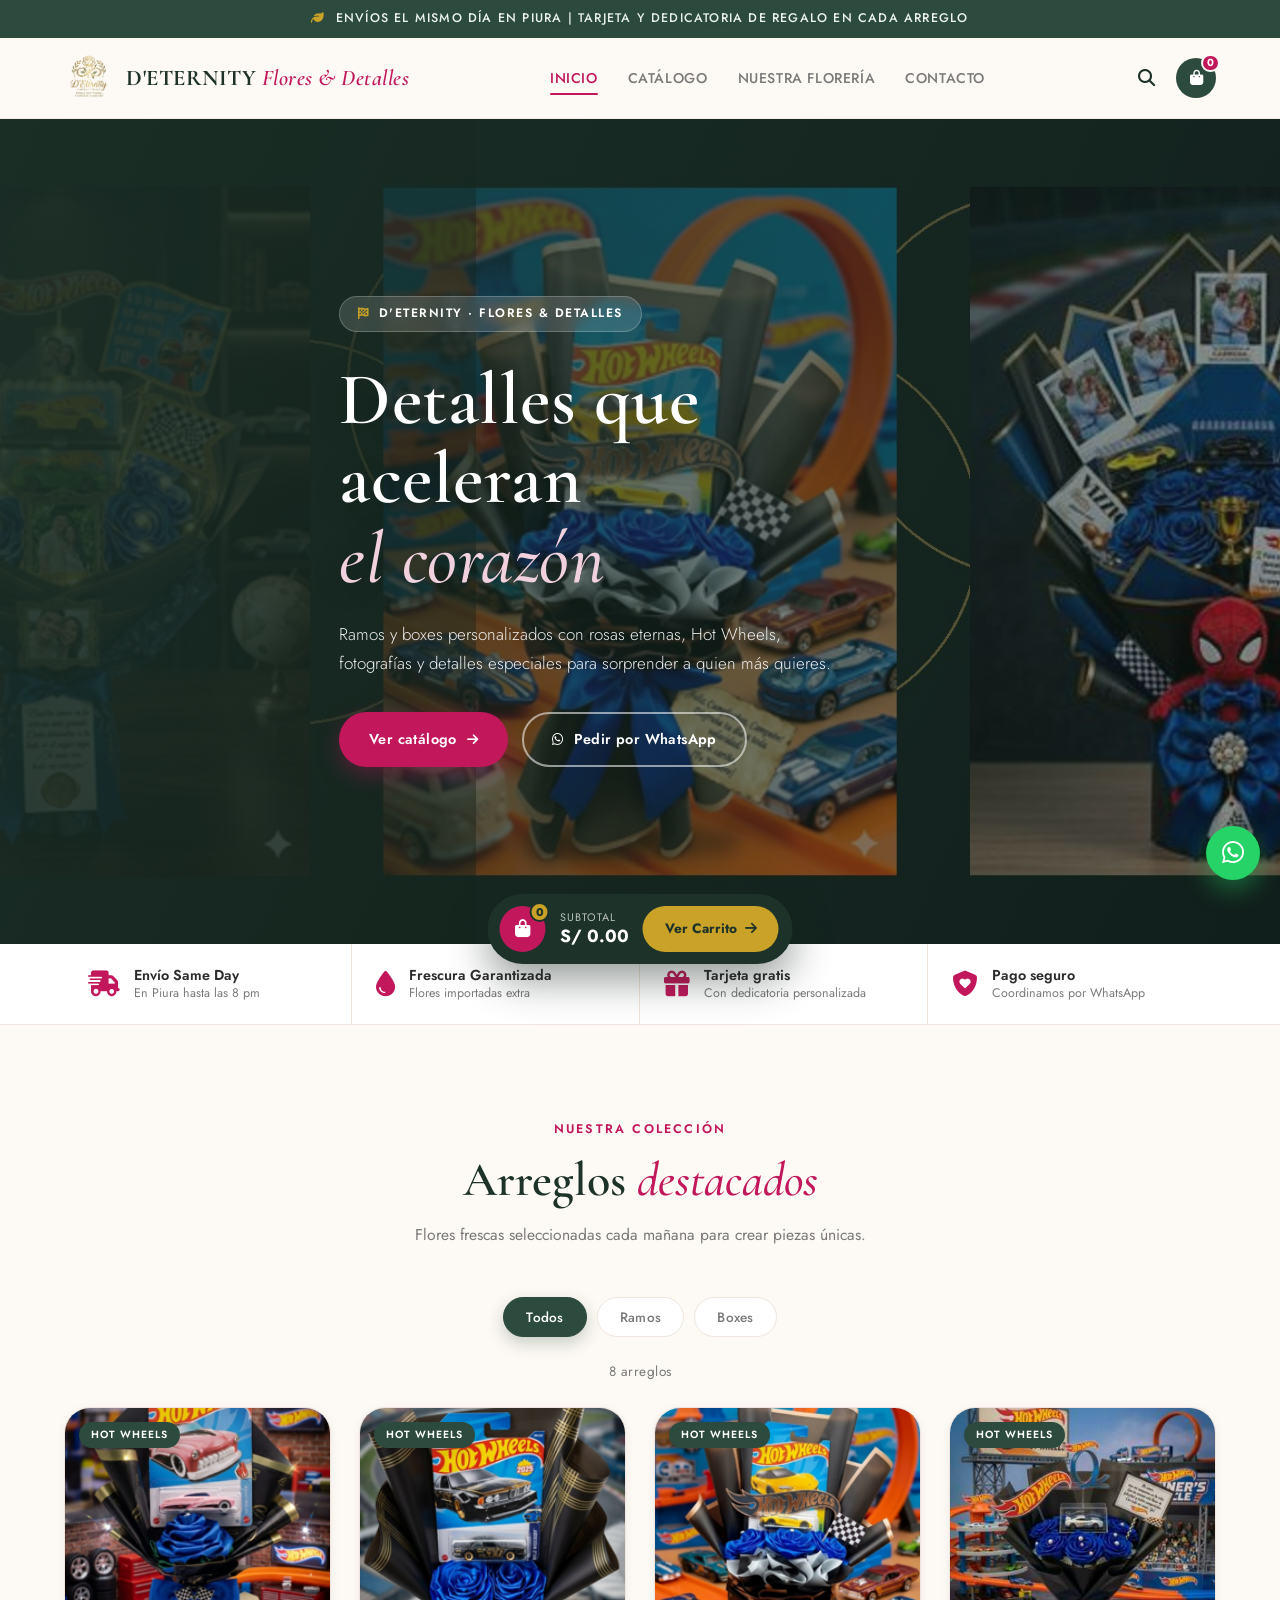
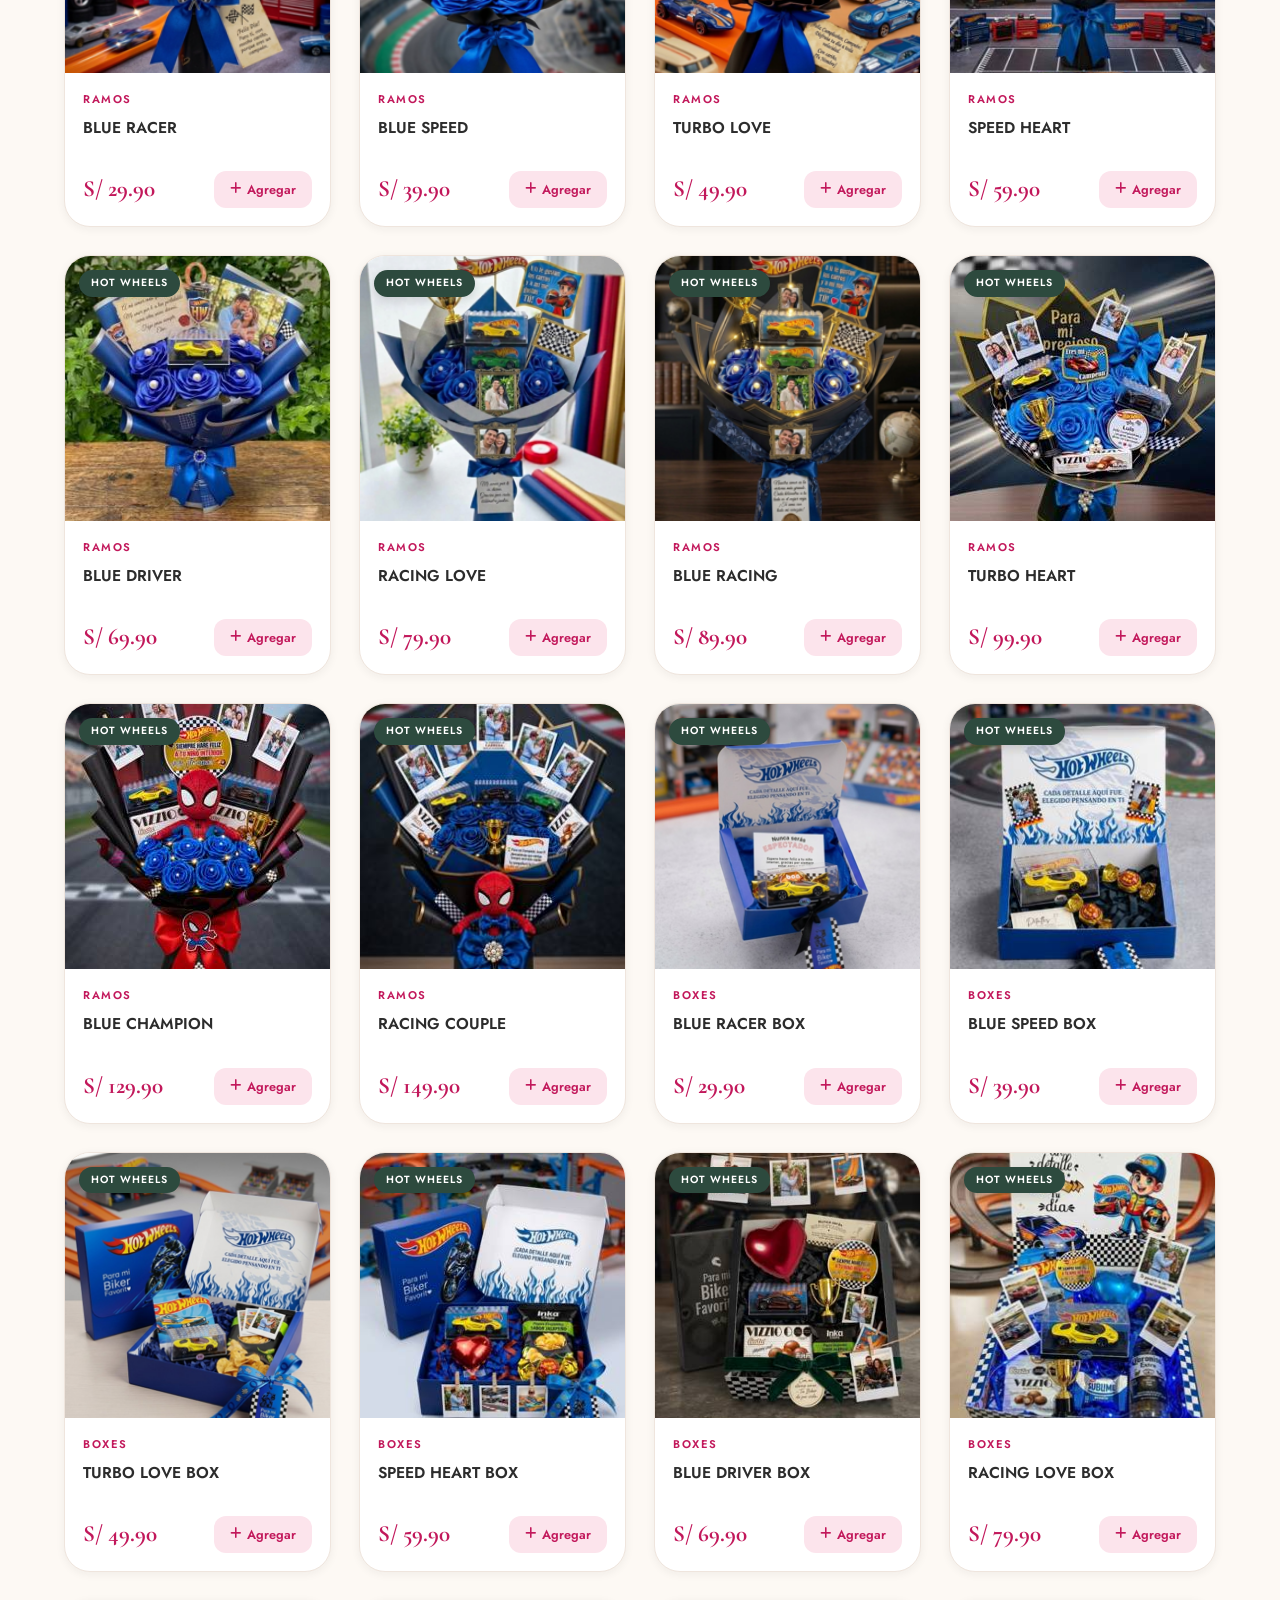
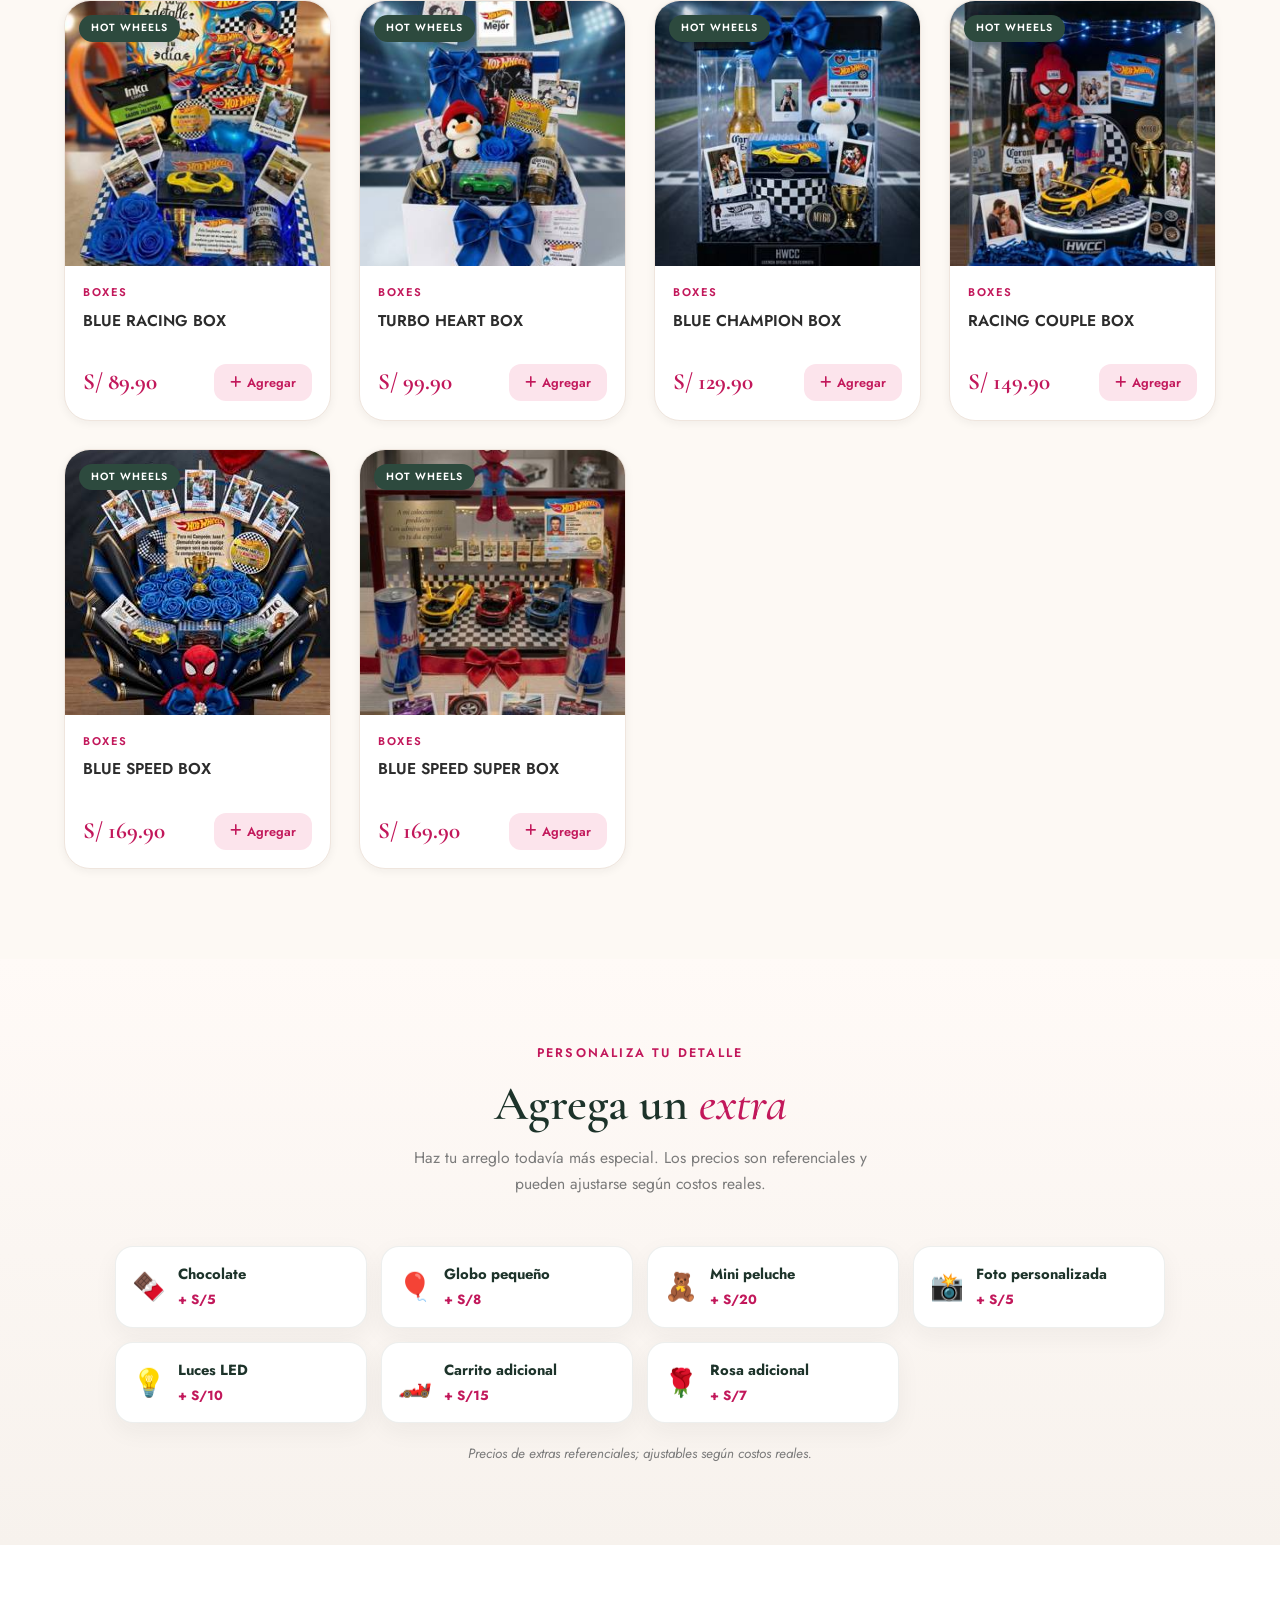
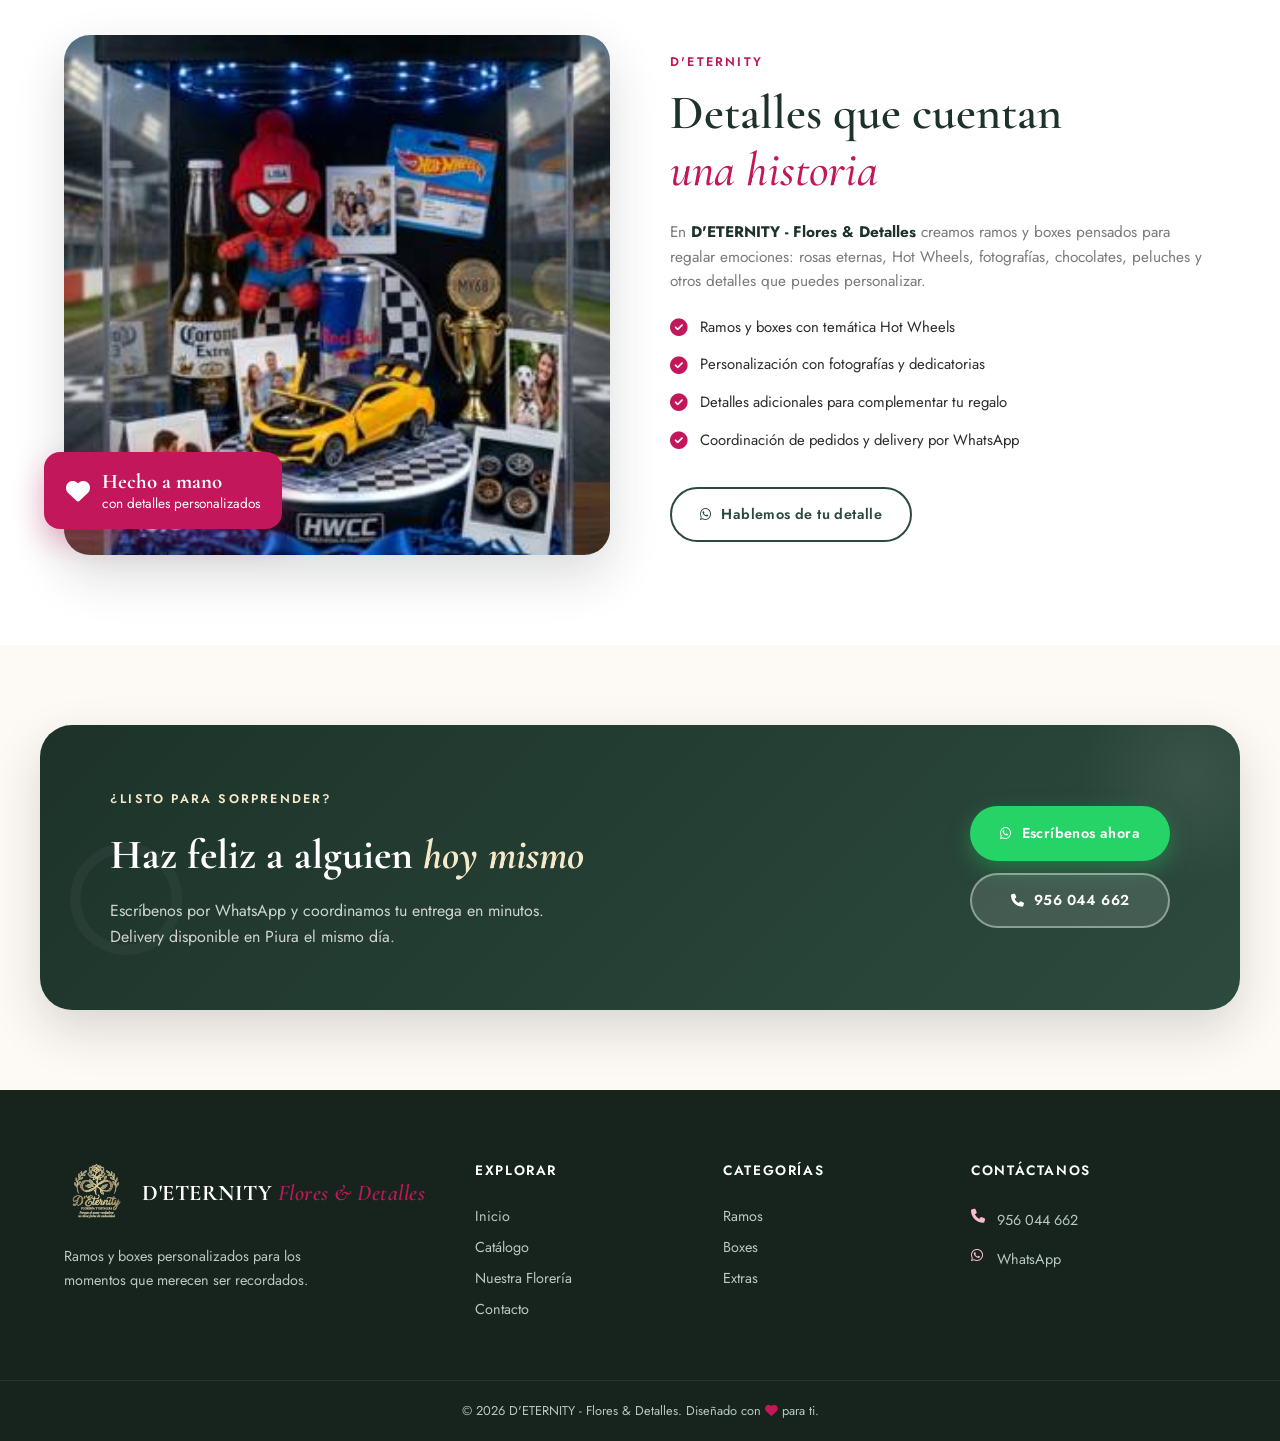
<file: index.html>
<!DOCTYPE html>
<html lang="es">
<head>
    <meta charset="UTF-8">
    <meta name="viewport" content="width=device-width, initial-scale=1.0">
    <title>D'ETERNITY - Flores & Detalles | Ramos y Boxes</title>
    <meta name="description" content="D'ETERNITY - Flores & Detalles. Ramos y boxes personalizados con temática Hot Wheels y delivery en Piura.">
    <link rel="preconnect" href="https://fonts.googleapis.com">
    <link rel="preconnect" href="https://fonts.gstatic.com" crossorigin>
    <link href="https://fonts.googleapis.com/css2?family=Cormorant+Garamond:ital,wght@0,400;0,500;0,600;0,700;1,500&family=Jost:wght@300;400;500;600;700&display=swap" rel="stylesheet">
    <link rel="stylesheet" href="https://cdnjs.cloudflare.com/ajax/libs/font-awesome/6.4.0/css/all.min.css">
    <link rel="stylesheet" href="styles.css">
</head>
<body>

    <!-- Barra de anuncio superior -->
    <div class="announcement-bar">
        <div class="container">
            <p><i class="fa-solid fa-leaf"></i> Envíos el mismo día en Piura | Tarjeta y dedicatoria de regalo en cada arreglo</p>
        </div>
    </div>

    <!-- ===== HEADER ===== -->
    <header class="site-header" id="siteHeader">
        <div class="container header-inner">
            <a href="index.html" class="brand" aria-label="D'ETERNITY - Flores & Detalles">
                <img src="images/logo-deternity.png" alt="D'ETERNITY - Flores & Detalles" class="brand-logo-img">
                <span class="brand-name">D'ETERNITY <em>Flores & Detalles</em></span>
            </a>

            <nav class="main-nav" aria-label="Navegación principal">
                <a href="#inicio" class="nav-link active">Inicio</a>
                <a href="#catalogo" class="nav-link">Catálogo</a>
                <a href="#experiencia" class="nav-link">Nuestra Florería</a>
                <a href="#contacto" class="nav-link">Contacto</a>
            </nav>

            <div class="header-actions">
                <button class="icon-btn search-toggle" id="searchToggle" aria-label="Buscar">
                    <i class="fa-solid fa-magnifying-glass"></i>
                </button>
                <a href="carrito.html" class="cart-btn" aria-label="Ver carrito">
                    <i class="fa-solid fa-bag-shopping"></i>
                    <span class="cart-badge" id="cart-badge">0</span>
                </a>
            </div>
        </div>
    </header>

    <!-- Buscador desplegable -->
    <div class="search-overlay" id="searchOverlay">
        <div class="container">
            <div class="search-field">
                <i class="fa-solid fa-magnifying-glass"></i>
                <input type="text" id="search-input" placeholder="Busca rosas, tulipanes, cajas, girasoles…" autocomplete="off">
                <button class="icon-btn" id="closeSearch" aria-label="Cerrar búsqueda"><i class="fa-solid fa-xmark"></i></button>
            </div>
        </div>
    </div>

    <!-- ===== HERO ===== -->
    <section class="hero" id="inicio">
        <div class="hero-bg" style="background-image: url('images/hero-deternity.jpg');"></div>
        <div class="hero-overlay"></div>
        <div class="container hero-content">
            <span class="hero-eyebrow"><i class="fa-solid fa-flag-checkered"></i> D'ETERNITY · Flores & Detalles</span>
            <h1>Detalles que aceleran<br><span class="serif-italic">el corazón</span></h1>
            <p>Ramos y boxes personalizados con rosas eternas, Hot Wheels, fotografías y detalles especiales para sorprender a quien más quieres.</p>
            <div class="hero-cta">
                <a href="#catalogo" class="btn btn-primary">Ver catálogo <i class="fa-solid fa-arrow-right"></i></a>
                <a href="https://wa.me/51956044662" target="_blank" rel="noopener" class="btn btn-ghost"><i class="fa-brands fa-whatsapp"></i> Pedir por WhatsApp</a>
            </div>
        </div>
        <div class="hero-scroll-hint" aria-hidden="true"><i class="fa-solid fa-chevron-down"></i></div>
    </section>

    <!-- ===== FRANJA DE BENEFICIOS ===== -->
    <section class="benefits-strip">
        <div class="container benefits-grid">
            <div class="benefit-item">
                <i class="fa-solid fa-truck-fast"></i>
                <div><strong>Envío Same Day</strong><span>En Piura hasta las 8 pm</span></div>
            </div>
            <div class="benefit-item">
                <i class="fa-solid fa-droplet"></i>
                <div><strong>Frescura Garantizada</strong><span>Flores importadas extra</span></div>
            </div>
            <div class="benefit-item">
                <i class="fa-solid fa-gift"></i>
                <div><strong>Tarjeta gratis</strong><span>Con dedicatoria personalizada</span></div>
            </div>
            <div class="benefit-item">
                <i class="fa-solid fa-shield-heart"></i>
                <div><strong>Pago seguro</strong><span>Coordinamos por WhatsApp</span></div>
            </div>
        </div>
    </section>

    <!-- ===== CATÁLOGO ===== -->
    <main class="main-section" id="catalogo">
        <div class="container">
            <div class="section-heading">
                <span class="section-eyebrow">Nuestra Colección</span>
                <h2 class="section-title">Arreglos <em>destacados</em></h2>
                <p>Flores frescas seleccionadas cada mañana para crear piezas únicas.</p>
            </div>

            <!-- Filtros de categoría -->
            <div class="category-filters" id="category-filters">
                <button class="filter-chip active" data-category="all">Todos</button>
                <button class="filter-chip" data-category="ramos">Ramos</button>
                <button class="filter-chip" data-category="boxes">Boxes</button>
            </div>

            <div class="product-count id="product-count">8 arreglos</div>

            <div class="product-grid" id="product-grid"></div>
        </div>
    </main>

    <!-- ===== EXTRAS ===== -->
    <section class="extras-section" id="extras">
        <div class="container">
            <div class="section-heading">
                <span class="section-eyebrow">Personaliza tu detalle</span>
                <h2 class="section-title">Agrega un <em>extra</em></h2>
                <p>Haz tu arreglo todavía más especial. Los precios son referenciales y pueden ajustarse según costos reales.</p>
            </div>
            <div class="extras-grid">
                <div class="extra-card"><span class="extra-icon">🍫</span><div><strong>Chocolate</strong><small>+ S/5</small></div></div>
                <div class="extra-card"><span class="extra-icon">🎈</span><div><strong>Globo pequeño</strong><small>+ S/8</small></div></div>
                <div class="extra-card"><span class="extra-icon">🧸</span><div><strong>Mini peluche</strong><small>+ S/20</small></div></div>
                <div class="extra-card"><span class="extra-icon">📸</span><div><strong>Foto personalizada</strong><small>+ S/5</small></div></div>
                <div class="extra-card"><span class="extra-icon">💡</span><div><strong>Luces LED</strong><small>+ S/10</small></div></div>
                <div class="extra-card"><span class="extra-icon">🏎️</span><div><strong>Carrito adicional</strong><small>+ S/15</small></div></div>
                <div class="extra-card"><span class="extra-icon">🌹</span><div><strong>Rosa adicional</strong><small>+ S/7</small></div></div>
            </div>
            <p class="extras-note">Precios de extras referenciales; ajustables según costos reales.</p>
        </div>
    </section>

    <!-- ===== SECCIÓN EXPERIENCIA / FLORERÍA ===== -->
    <section class="experience-section" id="experiencia">
        <div class="container experience-grid">
            <div class="experience-media">
                <img src="images/RACING%20COUPLE%20BOX.png" alt="Box personalizado D'ETERNITY" loading="lazy">
                <div class="exp-badge">
                    <i class="fa-solid fa-heart"></i>
                    <span><strong>Hecho a mano</strong> con detalles personalizados</span>
                </div>
            </div>
            <div class="experience-text">
                <span class="section-eyebrow">D'ETERNITY</span>
                <h2 class="section-title">Detalles que cuentan<br><em>una historia</em></h2>
                <p>En <strong>D'ETERNITY - Flores & Detalles</strong> creamos ramos y boxes pensados para regalar emociones: rosas eternas, Hot Wheels, fotografías, chocolates, peluches y otros detalles que puedes personalizar.</p>
                <ul class="feature-list">
                    <li><i class="fa-solid fa-circle-check"></i> Ramos y boxes con temática Hot Wheels</li>
                    <li><i class="fa-solid fa-circle-check"></i> Personalización con fotografías y dedicatorias</li>
                    <li><i class="fa-solid fa-circle-check"></i> Detalles adicionales para complementar tu regalo</li>
                    <li><i class="fa-solid fa-circle-check"></i> Coordinación de pedidos y delivery por WhatsApp</li>
                </ul>
                <a href="https://wa.me/51956044662" target="_blank" rel="noopener" class="btn btn-outline"><i class="fa-brands fa-whatsapp"></i> Hablemos de tu detalle</a>
            </div>
        </div>
    </section>

    <!-- ===== CTA FINAL ===== -->
    <section class="cta-section" id="contacto">
        <div class="container cta-card">
            <div class="cta-text">
                <span class="section-eyebrow light">¿Listo para sorprender?</span>
                <h2>Haz feliz a alguien <em>hoy mismo</em></h2>
                <p>Escríbenos por WhatsApp y coordinamos tu entrega en minutos. Delivery disponible en Piura el mismo día.</p>
            </div>
            <div class="cta-actions">
                <a href="https://wa.me/51956044662" target="_blank" rel="noopener" class="btn btn-whatsapp"><i class="fa-brands fa-whatsapp"></i> Escríbenos ahora</a>
                <a href="tel:+51956044662" class="btn btn-ghost-light"><i class="fa-solid fa-phone"></i> 956 044 662</a>
            </div>
        </div>
    </section>

    <!-- ===== FOOTER ===== -->
    <footer class="site-footer">
        <div class="container footer-grid">
            <div class="footer-brand">
                <a href="index.html" class="brand footer-logo">
                    <img src="images/logo-deternity.png" alt="D'ETERNITY - Flores & Detalles" class="footer-logo-img">
                    <span class="brand-name">D'ETERNITY <em>Flores & Detalles</em></span>
                </a>
                <p>Ramos y boxes personalizados para los momentos que merecen ser recordados.</p>
            </div>
            <div class="footer-col">
                <h4>Explorar</h4>
                <a href="#inicio">Inicio</a>
                <a href="#catalogo">Catálogo</a>
                <a href="#experiencia">Nuestra Florería</a>
                <a href="#contacto">Contacto</a>
            </div>
            <div class="footer-col">
                <h4>Categorías</h4>
                <a href="#catalogo" onclick="filterFromFooter('ramos')">Ramos</a>
                <a href="#catalogo" onclick="filterFromFooter('boxes')">Boxes</a>
                <a href="#extras">Extras</a>
            </div>
            <div class="footer-col">
                <h4>Contáctanos</h4>
                <p><i class="fa-solid fa-phone"></i> <a href="tel:+51956044662">956 044 662</a></p>
                <p><i class="fa-brands fa-whatsapp"></i> <a href="https://wa.me/51956044662" target="_blank" rel="noopener">WhatsApp</a></p>
            </div>
        </div>
        <div class="footer-bottom">
            <p>© 2026 D'ETERNITY - Flores & Detalles. Diseñado con <i class="fa-solid fa-heart"></i> para ti.</p>
        </div>
    </footer>

    <!-- ===== MODAL DE PRODUCTO ===== -->
    <div class="modal-overlay" id="product-modal" aria-hidden="true">
        <div class="modal-card" role="dialog" aria-modal="true" aria-labelledby="modal-title">
            <button class="modal-close" id="closeModal" aria-label="Cerrar"><i class="fa-solid fa-xmark"></i></button>
            <div id="modal-body"></div>
        </div>
    </div>

    <!-- ===== BARRA FLOTANTE DEL CARRITO ===== -->
    <div class="floating-cart" id="floating-cart">
        <button class="fc-btn" id="goToCart" onclick="goToCart()">
            <i class="fa-solid fa-bag-shopping"></i>
            <span class="fc-count" id="fc-count">0</span>
        </button>
        <div class="fc-info">
            <span class="fc-label">Subtotal</span>
            <span class="fc-total">S/ <span id="fc-total">0.00</span></span>
        </div>
        <a href="carrito.html" class="fc-checkout">Ver Carrito <i class="fa-solid fa-arrow-right"></i></a>
    </div>

    <!-- Toast de confirmación -->
    <div class="toast" id="toast">
        <i class="fa-solid fa-circle-check"></i>
        <span class="toast-text">Añadido al carrito</span>
    </div>

    <!-- Botón WhatsApp fijo -->
    <a href="https://wa.me/51956044662" target="_blank" rel="noopener" class="whatsapp-float" aria-label="Chatear por WhatsApp">
        <i class="fa-brands fa-whatsapp"></i>
    </a>

    <script src="script.js?v=9"></script>
</body>
</html>
</file>
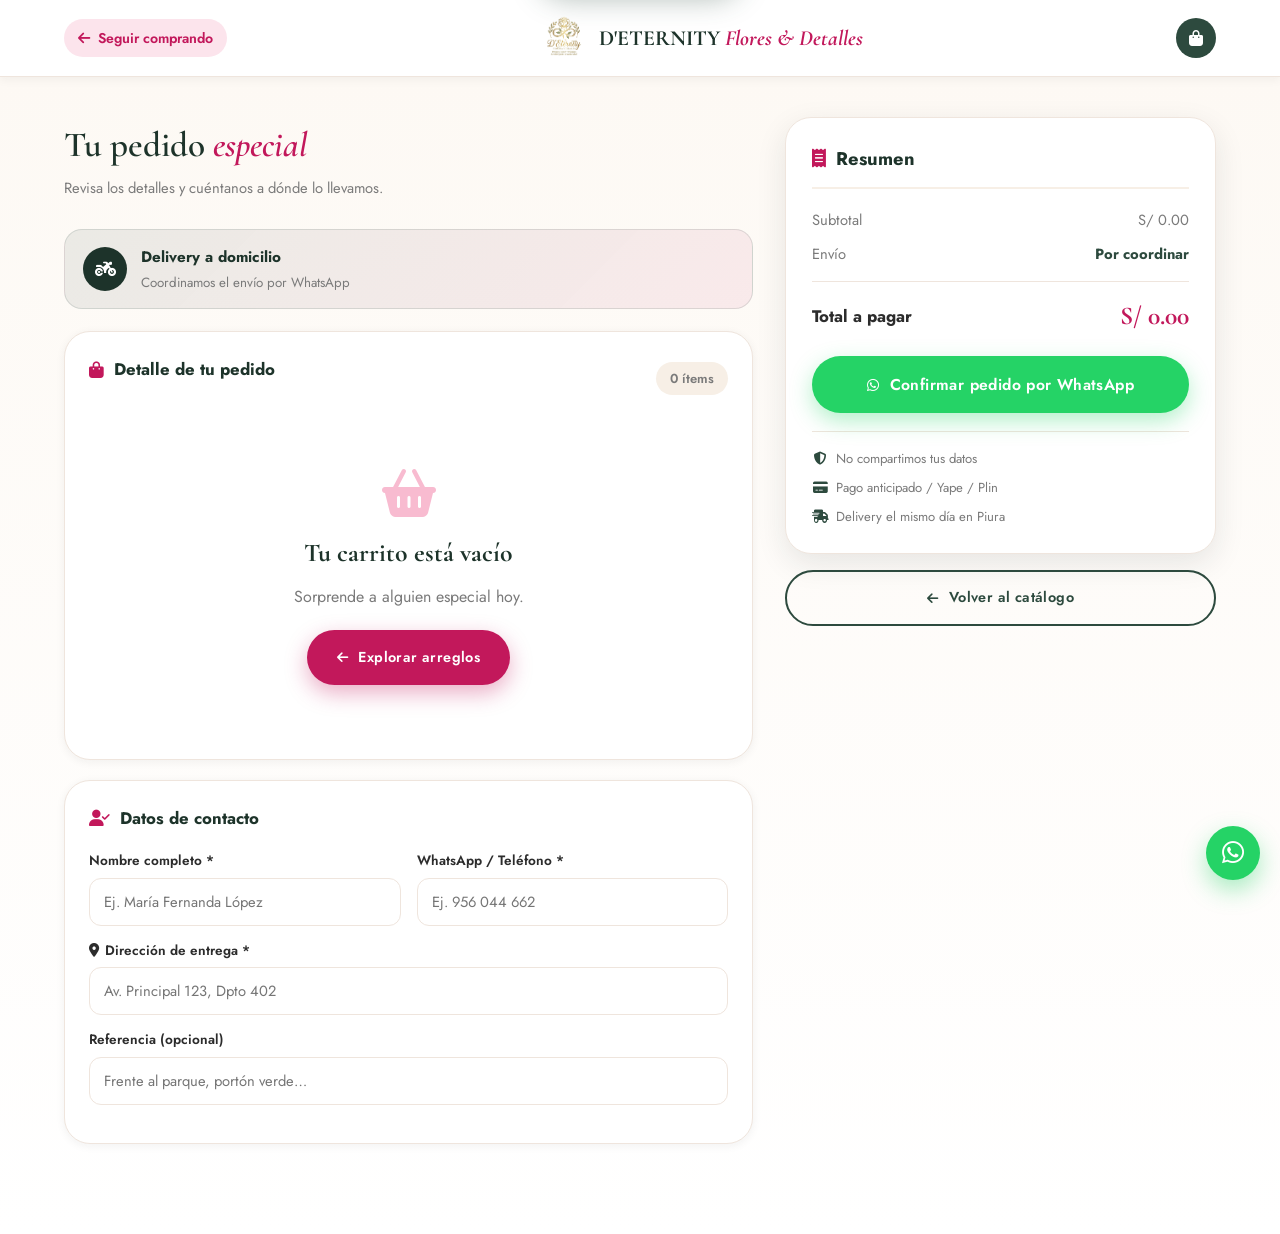
<file: carrito.html>
<!DOCTYPE html>
<html lang="es">
<head>
    <meta charset="UTF-8">
    <meta name="viewport" content="width=device-width, initial-scale=1.0">
    <title>Tu Pedido | D'ETERNITY - Flores & Detalles</title>
    <meta name="description" content="Revisa tu pedido de flores y coordina la entrega por WhatsApp.">
    <link rel="preconnect" href="https://fonts.googleapis.com">
    <link rel="preconnect" href="https://fonts.gstatic.com" crossorigin>
    <link href="https://fonts.googleapis.com/css2?family=Cormorant+Garamond:ital,wght@0,400;0,500;0,600;0,700;1,500&family=Jost:wght@300;400;500;600;700&display=swap" rel="stylesheet">
    <link rel="stylesheet" href="https://cdnjs.cloudflare.com/ajax/libs/font-awesome/6.4.0/css/all.min.css">
    <link rel="stylesheet" href="styles.css">
</head>
<body>

    <!-- ===== HEADER DEL CARRITO ===== -->
    <header class="cart-page-header">
        <div class="container cart-album">
            <a href="index.html" class="cart-back-btn"><i class="fa-solid fa-arrow-left"></i> Seguir comprando</a>
            <div class="cart-header-brand">
                <img src="images/logo-deternity.png" alt="D'ETERNITY - Flores & Detalles" class="cart-logo-img">
                <span class="cart-header-title">D'ETERNITY <em>Flores & Detalles</em></span>
            </div>
            <a href="index.html" class="cart-icon-link" aria-label="Volver al catálogo">
                <i class="fa-solid fa-bag-shopping"></i>
            </a>
        </div>
    </header>

    <!-- ===== CONTENIDO ===== -->
    <main class="cart-main">
        <div class="container cart-layout">

            <!-- Columna principal -->
            <div class="cart-left-column">

                <h1 class="cart-greeting">Tu pedido <em>especial</em></h1>
                <p class="cart-subtitle">Revisa los detalles y cuéntanos a dónde lo llevamos.</p>

                <div class="delivery-only-badge">
                    <i class="fa-solid fa-motorcycle"></i>
                    <span><strong>Delivery a domicilio</strong><small>Coordinamos el envío por WhatsApp</small></span>
                </div>

                <!-- Lista de productos -->
                <section class="cart-card-box">
                    <div class="card-box-heading">
                        <h3><i class="fa-solid fa-bag-shopping"></i> Detalle de tu pedido</h3>
                        <span id="cart-items-count-badge">0 ítems</span>
                    </div>
                    <div id="cart-items-page"></div>
                </section>

                <!-- Formulario de datos -->
                <section class="cart-card-box" id="checkout-form-section">
                    <h3 class="card-box-title"><i class="fa-solid fa-user-check"></i> Datos de contacto</h3>

                    <div class="form-grid">
                        <div class="form-field">
                            <label for="client-name">Nombre completo *</label>
                            <input type="text" id="client-name" placeholder="Ej. María Fernanda López" autocomplete="name">
                        </div>
                        <div class="form-field">
                            <label for="client-phone">WhatsApp / Teléfono *</label>
                            <input type="tel" id="client-phone" placeholder="Ej. 956 044 662" autocomplete="tel">
                        </div>
                    </div>

                    <div id="address-fields" style="display:block;">
                        <div class="form-field">
                            <label for="client-address"><i class="fa-solid fa-location-dot"></i> Dirección de entrega *</label>
                            <input type="text" id="client-address" placeholder="Av. Principal 123, Dpto 402" autocomplete="street-address">
                        </div>
                        <div class="form-field">
                            <label for="client-reference">Referencia (opcional)</label>
                            <input type="text" id="client-reference" placeholder="Frente al parque, portón verde…">
                        </div>
                    </div>
</section>
            </div>

            <!-- Columna de resumen -->
            <aside class="cart-right-column">
                <div class="cart-summary-card">
                    <h3 class="summary-title"><i class="fa-solid fa-receipt"></i> Resumen</h3>

                    <div class="summary-rows">
                        <div class="summary-row-line">
                            <span>Subtotal</span>
                            <span>S/ <span id="summary-subtotal">0.00</span></span>
                        </div>
                        <div class="summary-row-line">
                            <span>Envío</span>
                            <span id="delivery-cost-text" class="delivery-price-text">Por coordinar</span>
                        </div>
                        <div class="summary-divider"></div>
                        <div class="summary-row-line total">
                            <span>Total a pagar</span>
                            <span class="summary-total">S/ <span id="cart-total-page">0.00</span></span>
                        </div>
                    </div>

                    <button class="btn btn-whatsapp btn-block" id="send-wsp-btn">
                        <i class="fa-brands fa-whatsapp"></i> Confirmar pedido por WhatsApp
                    </button>

                    <div class="checkout-trust">
                        <p><i class="fa-solid fa-shield-halved"></i> No compartimos tus datos</p>
                        <p><i class="fa-solid fa-credit-card"></i> Pago anticipado / Yape / Plin</p>
                        <p><i class="fa-solid fa-truck-fast"></i> Delivery el mismo día en Piura</p>
                    </div>
                </div>

                <a href="index.html" class="btn btn-outline btn-block cart-second-link">
                    <i class="fa-solid fa-arrow-left"></i> Volver al catálogo
                </a>
            </aside>
        </div>
    </main>

    <!-- Toast -->
    <div class="toast" id="toast">
        <i class="fa-solid fa-circle-check"></i>
        <span class="toast-text">Producto eliminado</span>
    </div>

    <a href="https://wa.me/51956044662" target="_blank" rel="noopener" class="whatsapp-float" aria-label="Chatear por WhatsApp">
        <i class="fa-brands fa-whatsapp"></i>
    </a>
    <script src="script.js"></script>
</body>
</html>
</file>
<file: styles.css>
/* ============================================================
   EL RINCÓN FLORAL — Diseño Premium & Elegante
   Paleta: Rosa floral / Verde bosque / Crema cálido / Dorado
   ============================================================ */

:root {
    --primary: #c2185b;
    --primary-dark: #880e4f;
    --primary-light: #f8bbd0;
    --primary-bg: #fce4ec;

    --green: #2d4a3e;
    --green-dark: #1d332a;
    --green-light: #e7f0eb;

    --cream: #fdf9f4;
    --cream-dark: #f7efe6;
    --white: #ffffff;

    --gold: #c9a227;
    --gold-light: #f5e9c9;

    --text: #2c2c2c;
    --text-muted: #7a7a7a;

    --border: #efe5dd;
    --shadow-sm: 0 2px 10px rgba(33, 40, 35, 0.06);
    --shadow-md: 0 10px 30px rgba(33, 40, 35, 0.1);
    --shadow-lg: 0 20px 50px rgba(33, 40, 35, 0.16);

    --radius-sm: 10px;
    --radius: 16px;
    --radius-lg: 26px;

    --font-serif: 'Cormorant Garamond', Georgia, serif;
    --font-sans: 'Jost', -apple-system, 'Segoe UI', sans-serif;
}

/* ---------- Reset ---------- */
*, *::before, *::after {
    box-sizing: border-box;
    margin: 0;
    padding: 0;
    -webkit-tap-highlight-color: transparent;
}

html {
    scroll-behavior: smooth;
}

body {
    font-family: var(--font-sans);
    background-color: var(--cream);
    color: var(--text);
    line-height: 1.6;
    -webkit-font-smoothing: antialiased;
}

img { max-width: 100%; display: block; }
a { text-decoration: none; color: inherit; }
ul { list-style: none; }
button { font-family: inherit; cursor: pointer; }
input, textarea { font-family: inherit; }

em {
    font-family: var(--font-serif);
    font-style: italic;
}

.container {
    width: 100%;
    max-width: 1200px;
    margin: 0 auto;
    padding: 0 24px;
}

/* ---------- Tipografía utilitaria ---------- */
.serif-italic {
    font-family: var(--font-serif);
    font-style: italic;
    font-weight: 500;
    letter-spacing: 0.5px;
}

/* ============================================================
   BANNER SUPERIOR
   ============================================================ */
.announcement-bar {
    background: var(--green);
    color: #ecf3ee;
    text-align: center;
    font-size: 0.78rem;
    font-weight: 500;
    letter-spacing: 1.2px;
    text-transform: uppercase;
    padding: 9px 16px;
}

.announcement-bar i {
    color: var(--gold);
    margin-right: 6px;
}

/* ============================================================
   HEADER
   ============================================================ */
.site-header {
    position: sticky;
    top: 0;
    z-index: 100;
    background: rgba(253, 249, 244, 0.92);
    backdrop-filter: blur(14px);
    -webkit-backdrop-filter: blur(14px);
    border-bottom: 1px solid rgba(239, 229, 221, 0.6);
    transition: box-shadow 0.3s ease;
}

.site-header.scrolled {
    box-shadow: var(--shadow-sm);
}

.header-inner {
    display: flex;
    align-items: center;
    justify-content: space-between;
    gap: 20px;
    padding-top: 14px;
    padding-bottom: 14px;
}

/* Logo */
.brand {
    display: flex;
    align-items: center;
    gap: 10px;
    flex-shrink: 0;
}

.brand-icon {
    width: 40px;
    height: 40px;
    display: flex;
    align-items: center;
    justify-content: center;
    background: linear-gradient(135deg, var(--primary), var(--primary-dark));
    color: #fff;
    border-radius: 12px;
    font-size: 1.05rem;
    box-shadow: 0 6px 14px rgba(194, 24, 91, 0.3);
}

.brand-name {
    font-family: var(--font-serif);
    font-weight: 700;
    font-size: 1.4rem;
    letter-spacing: 0.5px;
    color: var(--green-dark);
    line-height: 1.1;
}

.brand-name em {
    font-weight: 600;
    color: var(--primary);
}

/* Navegación */
.main-nav {
    display: flex;
    gap: 30px;
    align-items: center;
}

.nav-link {
    position: relative;
    font-size: 0.88rem;
    font-weight: 500;
    letter-spacing: 0.6px;
    text-transform: uppercase;
    color: var(--text-muted);
    transition: color 0.2s;
    padding: 4px 0;
}

.nav-link::after {
    content: '';
    position: absolute;
    bottom: -2px;
    left: 0;
    width: 0;
    height: 2px;
    background: var(--primary);
    border-radius: 2px;
    transition: width 0.25s ease;
}

.nav-link:hover,
.nav-link.active {
    color: var(--primary);
}

.nav-link:hover::after,
.nav-link.active::after {
    width: 100%;
}

/* Acciones */
.header-actions {
    display: flex;
    align-items: center;
    gap: 10px;
}

.icon-btn {
    width: 40px;
    height: 40px;
    border: none;
    background: transparent;
    border-radius: 50%;
    color: var(--green-dark);
    font-size: 1.05rem;
    display: flex;
    align-items: center;
    justify-content: center;
    transition: background 0.2s, color 0.2s;
}

.icon-btn:hover {
    background: var(--primary-bg);
    color: var(--primary);
}

.cart-btn {
    position: relative;
    width: 40px;
    height: 40px;
    border-radius: 50%;
    background: var(--green);
    color: #fff;
    display: flex;
    align-items: center;
    justify-content: center;
    font-size: 0.95rem;
    transition: transform 0.2s, background 0.2s;
}

.cart-btn:hover {
    transform: translateY(-2px);
    background: var(--green-dark);
}

.cart-badge {
    position: absolute;
    top: -4px;
    right: -4px;
    min-width: 18px;
    height: 18px;
    padding: 0 4px;
    background: var(--primary);
    color: #fff;
    font-size: 0.65rem;
    font-weight: 700;
    border-radius: 10px;
    display: flex;
    align-items: center;
    justify-content: center;
    border: 2px solid var(--cream);
}

/* ============================================================
   BUSCADOR DESPLEGABLE
   ============================================================ */
.search-overlay {
    position: fixed;
    top: 0;
    left: 0;
    width: 100%;
    padding-top: 120px;
    background: rgba(253, 249, 244, 0.98);
    backdrop-filter: blur(10px);
    z-index: 200;
    opacity: 0;
    pointer-events: none;
    transform: translateY(-20px);
    transition: opacity 0.3s ease, transform 0.3s ease;
    padding-bottom: 20px;
}

.search-overlay.open {
    opacity: 1;
    pointer-events: all;
    transform: translateY(0);
}

.search-field {
    display: flex;
    align-items: center;
    gap: 14px;
    background: var(--white);
    border: 2px solid var(--border);
    border-radius: 50px;
    padding: 8px 12px 8px 22px;
    box-shadow: var(--shadow-md);
    transition: border-color 0.2s;
}

.search-field:focus-within {
    border-color: var(--primary);
}

.search-field > i {
    color: var(--primary);
}

.search-field input {
    flex: 1;
    border: none;
    outline: none;
    background: transparent;
    font-size: 1rem;
    color: var(--text);
    padding: 8px 0;
}

/* ============================================================
   HERO
   ============================================================ */
.hero {
    position: relative;
    min-height: calc(100vh - 75px);
    display: flex;
    align-items: center;
    overflow: hidden;
}

.hero-bg {
    position: absolute;
    inset: 0;
    background-size: cover;
    background-position: center;
    animation: slowZoom 18s ease-in-out infinite alternate;
}

@keyframes slowZoom {
    from { transform: scale(1); }
    to { transform: scale(1.08); }
}

.hero-overlay {
    position: absolute;
    inset: 0;
    background: linear-gradient(115deg, rgba(29, 51, 42, 0.82) 0%, rgba(29, 51, 42, 0.55) 45%, rgba(29, 51, 42, 0.15) 100%);
}

.hero-content {
    position: relative;
    z-index: 2;
    max-width: 650px;
    color: #fff;
    padding: 90px 24px;
}

.hero-eyebrow {
    display: inline-flex;
    align-items: center;
    gap: 8px;
    background: rgba(255, 255, 255, 0.14);
    border: 1px solid rgba(255, 255, 255, 0.22);
    backdrop-filter: blur(6px);
    padding: 7px 18px;
    border-radius: 50px;
    font-size: 0.76rem;
    letter-spacing: 1.5px;
    text-transform: uppercase;
    font-weight: 600;
    margin-bottom: 28px;
}

.hero-eyebrow i {
    color: var(--gold);
}

.hero-content h1 {
    font-family: var(--font-serif);
    font-weight: 600;
    font-size: clamp(2.6rem, 6vw, 4.6rem);
    line-height: 1.08;
    letter-spacing: 0.5px;
    margin-bottom: 22px;
    text-shadow: 0 4px 30px rgba(0,0,0,0.25);
}

.hero-content h1 .serif-italic {
    color: #f2d1de;
}

.hero-content p {
    font-size: 1.06rem;
    font-weight: 300;
    line-height: 1.7;
    max-width: 500px;
    margin-bottom: 34px;
    opacity: 0.92;
}

.hero-cta {
    display: flex;
    flex-wrap: wrap;
    gap: 14px;
    align-items: center;
}

.hero-scroll-hint {
    position: absolute;
    bottom: 30px;
    left: 50%;
    transform: translateX(-50%);
    color: #fff;
    opacity: 0.6;
    font-size: 1rem;
    animation: bounceDown 2s infinite;
}

@keyframes bounceDown {
    0%, 100% { transform: translate(-50%, 0); }
    50% { transform: translate(-50%, 8px); }
}

/* ============================================================
   BOTONES
   ============================================================ */
.btn {
    display: inline-flex;
    align-items: center;
    justify-content: center;
    gap: 10px;
    padding: 14px 28px;
    border-radius: 50px;
    font-weight: 600;
    font-size: 0.9rem;
    letter-spacing: 0.4px;
    border: 2px solid transparent;
    transition: all 0.25s ease;
    cursor: pointer;
}

.btn i { font-size: 0.9em; }

.btn-primary {
    background: var(--primary);
    color: #fff;
    box-shadow: 0 8px 22px rgba(194, 24, 91, 0.35);
}

.btn-primary:hover {
    background: var(--primary-dark);
    transform: translateY(-3px);
    box-shadow: 0 12px 28px rgba(194, 24, 91, 0.45);
}

.btn-ghost {
    background: transparent;
    color: #fff;
    border-color: rgba(255, 255, 255, 0.55);
}

.btn-ghost:hover {
    background: rgba(255, 255, 255, 0.12);
    border-color: #fff;
    transform: translateY(-3px);
}

.btn-outline {
    background: transparent;
    color: var(--green);
    border-color: var(--green);
}

.btn-outline:hover {
    background: var(--green);
    color: #fff;
    transform: translateY(-3px);
}

.btn-whatsapp {
    background: #25d366;
    color: #fff;
    box-shadow: 0 8px 22px rgba(37, 211, 102, 0.35);
}

.btn-whatsapp:hover {
    background: #1db858;
    transform: translateY(-3px);
}

.btn-ghost-light {
    background: rgba(255,255,255,0.12);
    color: #fff;
    border-color: rgba(255,255,255,0.4);
}

.btn-ghost-light:hover {
    background: rgba(255,255,255,0.22);
}

/* ============================================================
   FRANJA DE BENEFICIOS
   ============================================================ */
.benefits-strip {
    background: var(--white);
    border-bottom: 1px solid var(--border);
}

.benefits-grid {
    display: grid;
    grid-template-columns: repeat(4, 1fr);
    gap: 0;
}

.benefit-item {
    display: flex;
    align-items: center;
    gap: 14px;
    padding: 22px 24px;
    border-right: 1px solid var(--border);
}

.benefit-item:last-child { border-right: none; }

.benefit-item > i {
    font-size: 1.6rem;
    color: var(--primary);
    flex-shrink: 0;
}

.benefit-item div {
    display: flex;
    flex-direction: column;
    line-height: 1.35;
}

.benefit-item strong {
    font-size: 0.9rem;
    font-weight: 600;
    color: var(--text);
}

.benefit-item span {
    font-size: 0.78rem;
    color: var(--text-muted);
}

/* ============================================================
   SECCIONES ENCABEZADOS
   ============================================================ */
.main-section {
    padding: 90px 0;
}

.section-heading {
    text-align: center;
    margin-bottom: 50px;
}

.section-eyebrow {
    display: inline-block;
    font-size: 0.78rem;
    font-weight: 600;
    letter-spacing: 2.2px;
    text-transform: uppercase;
    color: var(--primary);
    margin-bottom: 12px;
}

.section-eyebrow.light {
    color: var(--gold-light);
}

.section-title {
    font-family: var(--font-serif);
    font-size: clamp(2rem, 4.5vw, 3rem);
    font-weight: 600;
    color: var(--green-dark);
    line-height: 1.2;
    margin-bottom: 12px;
}

.section-title em {
    color: var(--primary);
    font-weight: 500;
}

.section-heading p {
    color: var(--text-muted);
    max-width: 500px;
    margin: 0 auto;
    font-size: 0.98rem;
}

/* ============================================================
   CATEGORÍAS / FILTROS
   ============================================================ */
.category-filters {
    display: flex;
    justify-content: center;
    flex-wrap: wrap;
    gap: 10px;
    margin-bottom: 24px;
}

.filter-chip {
    padding: 9px 22px;
    background: var(--white);
    border: 1.5px solid var(--border);
    border-radius: 50px;
    font-size: 0.85rem;
    font-weight: 500;
    color: var(--text-muted);
    letter-spacing: 0.3px;
    transition: all 0.2s ease;
}

.filter-chip:hover {
    border-color: var(--primary);
    color: var(--primary);
    background: var(--primary-bg);
}

.filter-chip.active {
    background: var(--green);
    border-color: var(--green);
    color: #fff;
    box-shadow: 0 6px 16px rgba(45, 74, 62, 0.25);
}

.product-count {
    text-align: center;
    font-size: 0.85rem;
    color: var(--text-muted);
    margin-bottom: 24px;
    letter-spacing: 0.5px;
}

/* ============================================================
   GRID DE PRODUCTOS
   ============================================================ */
.product-grid {
    display: grid;
    grid-template-columns: repeat(auto-fill, minmax(260px, 1fr));
    gap: 28px;
}

/* Tarjeta */
.product-card {
    background: var(--white);
    border-radius: var(--radius-lg);
    overflow: hidden;
    border: 1px solid var(--border);
    box-shadow: var(--shadow-sm);
    transition: transform 0.3s ease, box-shadow 0.3s ease;
    position: relative;
}

.product-card:hover {
    transform: translateY(-8px);
    box-shadow: var(--shadow-lg);
}

.product-media {
    position: relative;
    overflow: hidden;
    aspect-ratio: 1 / 1;
    background: var(--cream-dark);
}

.product-media img {
    width: 100%;
    height: 100%;
    object-fit: cover;
    transition: transform 0.5s ease;
}

.product-card:hover .product-media img {
    transform: scale(1.07);
}

.product-tag {
    position: absolute;
    top: 14px;
    left: 14px;
    background: var(--green);
    color: #fff;
    font-size: 0.65rem;
    font-weight: 600;
    letter-spacing: 1px;
    text-transform: uppercase;
    padding: 5px 12px;
    border-radius: 50px;
    z-index: 2;
    box-shadow: 0 4px 10px rgba(0,0,0,0.12);
}

.product-tag.hot {
    background: var(--primary);
}

.quick-view {
    position: absolute;
    bottom: 14px;
    left: 50%;
    transform: translateX(-50%) translateY(12px);
    background: rgba(255,255,255,0.96);
    border: none;
    color: var(--green-dark);
    font-size: 0.82rem;
    font-weight: 600;
    padding: 10px 18px;
    border-radius: 50px;
    display: flex;
    align-items: center;
    gap: 8px;
    opacity: 0;
    pointer-events: none;
    transition: all 0.3s ease;
    box-shadow: var(--shadow-md);
    white-space: nowrap;
}

.product-card:hover .quick-view {
    opacity: 1;
    pointer-events: all;
    transform: translateX(-50%) translateY(0);
}

.product-info {
    padding: 18px;
    display: flex;
    flex-direction: column;
    gap: 6px;
}

.product-category {
    font-size: 0.7rem;
    font-weight: 600;
    letter-spacing: 1.5px;
    text-transform: uppercase;
    color: var(--primary);
    margin-bottom: 2px;
}

.product-name {
    font-size: 0.98rem;
    font-weight: 600;
    color: var(--text);
    line-height: 1.4;
    display: -webkit-box;
    -webkit-line-clamp: 2;
    -webkit-box-orient: vertical;
    overflow: hidden;
    min-height: 2.7em;
}

.product-meta {
    display: flex;
    justify-content: space-between;
    align-items: center;
    margin-top: 6px;
}

.product-price {
    font-family: var(--font-serif);
    font-size: 1.45rem;
    font-weight: 700;
    color: var(--primary);
}

.add-to-cart-btn {
    background: var(--primary-bg);
    color: var(--primary);
    border: none;
    padding: 9px 16px;
    border-radius: 12px;
    font-size: 0.8rem;
    font-weight: 600;
    display: flex;
    align-items: center;
    gap: 6px;
    transition: all 0.2s;
}

.add-to-cart-btn:hover {
    background: var(--primary);
    color: #fff;
}

.empty-state {
    grid-column: 1 / -1;
    text-align: center;
    padding: 60px 20px;
    color: var(--text-muted);
}

.empty-state i {
    font-size: 2.6rem;
    color: var(--primary-light);
    margin-bottom: 14px;
}

/* ============================================================
   SECCIÓN EXPERIENCIA
   ============================================================ */
.experience-section {
    background: var(--white);
    padding: 90px 0;
}

.experience-grid {
    display: grid;
    grid-template-columns: 1fr 1fr;
    gap: 60px;
    align-items: center;
}

.experience-media {
    position: relative;
}

.experience-media > img {
    border-radius: var(--radius-lg);
    width: 100%;
    height: 520px;
    object-fit: cover;
    box-shadow: var(--shadow-lg);
}

.exp-badge {
    position: absolute;
    bottom: 26px;
    left: -20px;
    background: var(--primary);
    color: #fff;
    padding: 16px 22px;
    border-radius: var(--radius);
    display: flex;
    align-items: center;
    gap: 12px;
    box-shadow: 0 12px 30px rgba(194, 24, 91, 0.35);
}

.exp-badge i {
    font-size: 1.5rem;
}

.exp-badge span {
    display: flex;
    flex-direction: column;
    line-height: 1.3;
    font-size: 0.85rem;
}

.exp-badge strong {
    font-family: var(--font-serif);
    font-size: 1.3rem;
}

.experience-text .section-title {
    margin-bottom: 20px;
}

.experience-text p {
    color: var(--text-muted);
    margin-bottom: 22px;
    font-size: 0.96rem;
}

.experience-text p strong {
    color: var(--green-dark);
}

.feature-list {
    display: flex;
    flex-direction: column;
    gap: 14px;
    margin-bottom: 34px;
}

.feature-list li {
    display: flex;
    align-items: center;
    gap: 12px;
    font-size: 0.93rem;
    color: var(--text);
}

.feature-list i {
    color: var(--primary);
    font-size: 1.1rem;
}

/* ============================================================
   CTA FINAL
   ============================================================ */
.cta-section {
    padding: 80px 24px;
}

.cta-card {
    position: relative;
    background: linear-gradient(135deg, var(--green-dark), var(--green));
    border-radius: 32px;
    display: flex;
    justify-content: space-between;
    align-items: center;
    gap: 40px;
    padding: 60px 70px;
    overflow: hidden;
    box-shadow: var(--shadow-lg);
}

.cta-card::before {
    content: '';
    position: absolute;
    top: -60px;
    right: -60px;
    width: 220px;
    height: 220px;
    background: radial-gradient(circle, rgba(255,255,255,0.08) 0%, transparent 70%);
}

.cta-card::after {
    content: '\f10c';
    font-family: 'Font Awesome 6 Free';
    font-weight: 400;
    position: absolute;
    bottom: 20px;
    left: 30px;
    font-size: 7rem;
    color: rgba(255,255,255,0.04);
}

.cta-text h2 {
    font-family: var(--font-serif);
    font-size: clamp(1.9rem, 3.5vw, 2.6rem);
    color: #fff;
    margin-bottom: 10px;
}

.cta-text h2 em {
    color: var(--gold-light);
}

.cta-text p {
    color: rgba(255,255,255,0.78);
    max-width: 460px;
}

.cta-actions {
    display: flex;
    flex-direction: column;
    gap: 12px;
    flex-shrink: 0;
    position: relative;
    z-index: 2;
}

/* ============================================================
   FOOTER
   ============================================================ */
.site-footer {
    background: #16241d;
    color: #b9c9bf;
    padding-top: 70px;
}

.footer-grid {
    display: grid;
    grid-template-columns: 1.8fr 1fr 1fr 1.2fr;
    gap: 44px;
    padding-bottom: 54px;
}

.footer-logo .brand-name {
    color: #fff;
}

.footer-logo .brand-icon {
    background: var(--primary);
}

.footer-brand p {
    font-size: 0.9rem;
    max-width: 280px;
    margin-top: 16px;
    margin-bottom: 22px;
    line-height: 1.7;
}

.social-links {
    display: flex;
    gap: 10px;
}

.social-links a {
    width: 38px;
    height: 38px;
    border-radius: 50%;
    background: rgba(255,255,255,0.08);
    color: #fff;
    display: flex;
    align-items: center;
    justify-content: center;
    font-size: 0.9rem;
    transition: all 0.25s;
}

.social-links a:hover {
    background: var(--primary);
    transform: translateY(-3px);
}

.footer-col h4 {
    font-size: 0.85rem;
    font-weight: 600;
    color: #fff;
    letter-spacing: 1.6px;
    text-transform: uppercase;
    margin-bottom: 20px;
}

.footer-col a {
    display: block;
    font-size: 0.9rem;
    padding: 4px 0;
    transition: color 0.2s, transform 0.2s;
}

.footer-col a:hover {
    color: var(--primary-light);
    transform: translateX(4px);
}

.footer-col p {
    font-size: 0.88rem;
    padding: 4px 0;
    display: flex;
    align-items: flex-start;
    gap: 10px;
}

.footer-col p i {
    color: var(--primary-light);
    margin-top: 4px;
    width: 16px;
}

.footer-bottom {
    border-top: 1px solid rgba(255,255,255,0.08);
    text-align: center;
    padding: 20px 16px;
    font-size: 0.8rem;
}

.footer-bottom i {
    color: var(--primary);
}

/* ============================================================
   MODAL DE PRODUCTO
   ============================================================ */
.modal-overlay {
    position: fixed;
    inset: 0;
    background: rgba(22, 36, 29, 0.65);
    backdrop-filter: blur(7px);
    z-index: 500;
    display: none;
    align-items: center;
    justify-content: center;
    padding: 20px;
}

.modal-overlay.open {
    display: flex;
}

.modal-card {
    position: relative;
    background: var(--white);
    border-radius: var(--radius-lg);
    width: 100%;
    max-width: 860px;
    max-height: 90vh;
    overflow-y: auto;
    box-shadow: var(--shadow-lg);
    animation: modalIn 0.3s cubic-bezier(0.16, 1, 0.3, 1);
}

@keyframes modalIn {
    from {
        opacity: 0;
        transform: translateY(40px) scale(0.97);
    }
    to {
        opacity: 1;
        transform: translateY(0) scale(1);
    }
}

.modal-close {
    position: absolute;
    top: 16px;
    right: 16px;
    width: 40px;
    height: 40px;
    border: none;
    background: var(--cream-dark);
    border-radius: 50%;
    font-size: 1.05rem;
    color: var(--text);
    z-index: 5;
    display: flex;
    align-items: center;
    justify-content: center;
    transition: background 0.2s, color 0.2s, transform 0.2s;
}

.modal-close:hover {
    background: var(--primary);
    color: #fff;
    transform: rotate(90deg);
}

/* Modal body styles injected via JS */
.modal-layout {
    display: grid;
    grid-template-columns: 1fr 1fr;
}

.modal-img-side {
    min-height: 380px;
    display: flex;
    align-items: flex-start;
    justify-content: center;
    padding: 38px 24px 24px;
    background: #fff;
    overflow: hidden;
}

.modal-img-side img {
    display: block;
    width: 82%;
    height: auto;
    max-width: 390px;
    max-height: 460px;
    margin-top: 0;
    object-fit: contain;
    object-position: center;
}

.modal-info-side {
    padding: 38px;
    display: flex;
    flex-direction: column;
    gap: 14px;
}

.modal-info-side .product-category {
    margin: 0;
}

.modal-info-side h3 {
    font-family: var(--font-serif);
    font-size: 1.7rem;
    font-weight: 600;
    color: var(--green-dark);
    line-height: 1.2;
}

.modal-desc {
    color: var(--text-muted);
    font-size: 0.92rem;
    line-height: 1.7;
}

.modal-price {
    font-family: var(--font-serif);
    font-size: 1.7rem;
    font-weight: 700;
    color: var(--primary);
}

.option-group-title {
    font-size: 0.8rem;
    font-weight: 700;
    letter-spacing: 1.4px;
    text-transform: uppercase;
    color: var(--text-muted);
    margin-bottom: 10px;
}

.addon-option {
    display: flex;
    align-items: center;
    justify-content: space-between;
    gap: 16px;
    padding: 11px 16px;
    background: var(--cream);
    border: 1.5px solid var(--border);
    border-radius: 14px;
    margin-bottom: 8px;
    cursor: pointer;
    transition: all 0.2s;
}

.addon-option:hover {
    border-color: var(--primary-light);
    background: var(--primary-bg);
}

.addon-option label {
    font-size: 0.88rem;
    cursor: pointer;
    color: var(--text);
}

.addon-option span {
    font-weight: 600;
    color: var(--primary);
    font-size: 0.88rem;
}

.addon-option input[type="checkbox"],
.addon-option input[type="radio"] {
    accent-color: var(--primary);
    width: 17px;
    height: 17px;
}

.card-message-field {
    display: flex;
    flex-direction: column;
    gap: 6px;
}

.card-message-field label {
    font-size: 0.85rem;
    font-weight: 600;
}

.card-message-field textarea {
    border: 1.5px solid var(--border);
    border-radius: 12px;
    padding: 12px 14px;
    font-size: 0.9rem;
    resize: vertical;
    min-height: 70px;
    outline: none;
    background: var(--white);
    transition: border-color 0.2s;
}

.card-message-field textarea:focus {
    border-color: var(--primary);
}

.add-to-cart-modal {
    width: 100%;
    background: var(--primary);
    color: #fff;
    border: none;
    border-radius: 14px;
    padding: 15px;
    font-size: 0.95rem;
    font-weight: 600;
    display: flex;
    align-items: center;
    justify-content: center;
    gap: 10px;
    margin-top: 6px;
    transition: all 0.25s;
    box-shadow: 0 8px 22px rgba(194, 24, 91, 0.3);
}

.add-to-cart-modal:hover {
    background: var(--primary-dark);
    transform: translateY(-2px);
}

.add-to-cart-modal:disabled {
    opacity: 0.6;
    cursor: not-allowed;
    transform: none;
}

/* ============================================================
   BARRA FLOTANTE DEL CARRITO
   ============================================================ */
.floating-cart {
    position: fixed;
    bottom: 20px;
    left: 50%;
    transform: translateX(-50%) translateY(120%);
    background: var(--green-dark);
    color: #fff;
    padding: 12px 14px 12px 12px;
    border-radius: 60px;
    display: flex;
    align-items: center;
    gap: 14px;
    box-shadow: 0 16px 40px rgba(22, 36, 29, 0.45);
    z-index: 300;
    transition: transform 0.4s cubic-bezier(0.16, 1, 0.3, 1);
    max-width: calc(100% - 32px);
}

.floating-cart.show {
    transform: translateX(-50%) translateY(0);
}

.fc-btn {
    width: 46px;
    height: 46px;
    border: none;
    border-radius: 50%;
    background: var(--primary);
    color: #fff;
    font-size: 1.1rem;
    display: flex;
    align-items: center;
    justify-content: center;
    position: relative;
    flex-shrink: 0;
    transition: background 0.2s;
}

.fc-btn:hover {
    background: var(--primary-dark);
}

.fc-count {
    position: absolute;
    top: -4px;
    right: -4px;
    background: var(--gold);
    color: var(--green-dark);
    min-width: 20px;
    height: 20px;
    font-size: 0.7rem;
    font-weight: 800;
    border-radius: 50%;
    display: flex;
    align-items: center;
    justify-content: center;
    padding: 0 4px;
    border: 2px solid var(--green-dark);
}

.fc-info {
    display: flex;
    flex-direction: column;
    line-height: 1.25;
}

.fc-label {
    font-size: 0.68rem;
    letter-spacing: 1px;
    text-transform: uppercase;
    opacity: 0.7;
}

.fc-total {
    font-size: 1.1rem;
    font-weight: 700;
}

.fc-checkout {
    background: var(--gold);
    color: var(--green-dark);
    padding: 12px 22px;
    border-radius: 40px;
    font-size: 0.85rem;
    font-weight: 700;
    display: flex;
    align-items: center;
    gap: 8px;
    transition: all 0.25s;
    white-space: nowrap;
}

.fc-checkout:hover {
    background: #dbb635;
    transform: scale(1.03);
}

/* ============================================================
   TOAST
   ============================================================ */
.toast {
    position: fixed;
    top: 24px;
    left: 50%;
    transform: translateX(-50%) translateY(-90px);
    background: var(--green);
    color: #fff;
    padding: 14px 24px;
    border-radius: 50px;
    display: flex;
    align-items: center;
    gap: 12px;
    font-size: 0.9rem;
    font-weight: 500;
    box-shadow: 0 12px 30px rgba(45, 74, 62, 0.4);
    z-index: 600;
    transition: transform 0.35s cubic-bezier(0.16, 1, 0.3, 1);
}

.toast.show {
    transform: translateX(-50%) translateY(0);
}

.toast i {
    color: var(--gold);
    font-size: 1.15rem;
}

/* ============================================================
   BOTÓN WHATSAPP FLOTANTE
   ============================================================ */
.whatsapp-float {
    position: fixed;
    bottom: 20px;
    right: 20px;
    width: 54px;
    height: 54px;
    background: #25d366;
    color: #fff;
    border-radius: 50%;
    display: flex;
    align-items: center;
    justify-content: center;
    font-size: 1.6rem;
    box-shadow: 0 10px 25px rgba(37, 211, 102, 0.4);
    transition: all 0.25s;
    z-index: 250;
}

.whatsapp-float:hover {
    transform: scale(1.1) rotate(-6deg);
    background: #1db858;
}

/* ============================================================
   DESPLAZAMIENTO FLOTANTE DEL CARRITO EN INTERACCIÓN
   ============================================================ */
[data-animate] {
    opacity: 0;
    transform: translateY(36px);
    transition: opacity 0.7s ease, transform 0.7s ease;
}

[data-animate].animated {
    opacity: 1;
    transform: none;
}

/* ============================================================
   RESPONSIVE
   ============================================================ */
@media (max-width: 992px) {
    .main-nav {
        display: none;
    }

    .experience-grid,
    .cta-card {
        grid-template-columns: 1fr;
        grid-template-rows: auto;
    }

    .cta-card {
        flex-direction: column;
        text-align: center;
        padding: 45px 35px;
        gap: 30px;
    }

    .cta-text p {
        margin: 0 auto;
    }

    .cta-actions {
        flex-direction: row;
        flex-wrap: wrap;
        justify-content: center;
    }

    .footer-grid {
        grid-template-columns: 1fr 1fr;
    }

    .experience-media > img {
        height: 400px;
    }

    .benefit-item {
        border-right: none;
    }

    .benefits-grid {
        grid-template-columns: repeat(2, 1fr);
    }

    .benefit-item:nth-child(odd) {
        border-right: 1px solid var(--border);
    }
}

@media (max-width: 768px) {
    .header-inner {
        padding-top: 12px;
        padding-bottom: 12px;
    }

    .brand-name {
        font-size: 1.2rem;
    }

    .brand-icon {
        width: 36px;
        height: 36px;
        font-size: 0.95rem;
    }

    .hero {
        min-height: 88vh;
    }

    .hero-content {
        padding-top: 60px;
        padding-bottom: 60px;
        max-width: 100%;
    }

    .hero-content h1 {
        font-size: 2.4rem;
    }

    .hero-content p {
        font-size: 0.96rem;
    }

    .experience-grid {
        gap: 36px;
    }

    .exp-badge {
        left: 12px;
    }

    .product-grid {
        grid-template-columns: repeat(auto-fill, minmax(170px, 1fr));
        gap: 16px;
    }

    .product-info {
        padding: 13px;
    }

    .add-to-cart-btn span {
        display: none;
    }

    .add-to-cart-btn {
        width: 38px;
        height: 38px;
        padding: 0;
        justify-content: center;
    }

    /* Modal adaptativo */
    .modal-layout {
        grid-template-columns: 1fr;
    }

    .modal-img-side {
        min-height: 220px;
        max-height: 360px;
        padding: 22px 16px 16px;
        align-items: flex-start;
    }

    .modal-img-side img {
        width: 84%;
        height: auto;
        max-width: 360px;
        max-height: 340px;
        object-fit: contain;
    }

    .modal-info-side {
        padding: 26px 20px;
    }

    .floating-cart {
        bottom: 14px;
        padding: 9px 12px 9px 9px;
        gap: 10px;
    }

    .fc-btn {
        width: 42px;
        height: 42px;
    }

    .fc-checkout {
        padding: 11px 16px;
        font-size: 0.78rem;
    }

    .footer-grid {
        grid-template-columns: 1fr;
        gap: 30px;
    }

    .benefits-grid {
        grid-template-columns: 1fr;
    }

    .benefit-item:nth-child(odd) {
        border-right: none;
    }

    .section-heading {
        margin-bottom: 34px;
    }

    .main-section,
    .experience-section {
        padding: 60px 0;
    }
}

@media (max-width: 480px) {
    .benefits-strip {
        display: none;
    }

    .product-grid {
        grid-template-columns: repeat(2, 1fr);
        gap: 12px;
    }

    .product-media img {
        aspect-ratio: 1 / 1;
    }

    .product-price {
        font-size: 1.15rem;
    }

    .cta-section {
        padding: 40px 12px;
    }

    .cta-card {
        padding: 34px 22px;
        border-radius: 22px;
    }

    .hero-content h1 {
        font-size: 2rem;
    }
}

/* ============================================================
   PÁGINA DEL CARRITO (carrito.html)
   ============================================================ */
.cart-page-header {
    background: var(--white);
    border-bottom: 1px solid var(--border);
    position: sticky;
    top: 0;
    z-index: 100;
    box-shadow: var(--shadow-sm);
}

.cart-album {
    display: flex;
    align-items: center;
    justify-content: space-between;
    gap: 16px;
    padding-top: 14px;
    padding-bottom: 14px;
}

.cart-back-btn {
    display: inline-flex;
    align-items: center;
    gap: 8px;
    font-size: 0.88rem;
    font-weight: 600;
    color: var(--primary);
    padding: 8px 14px;
    border-radius: 50px;
    background: var(--primary-bg);
    transition: background 0.2s, color 0.2s;
}

.cart-back-btn:hover {
    background: var(--primary);
    color: #fff;
}

.cart-header-brand {
    display: flex;
    align-items: center;
    gap: 10px;
}

.cart-header-title {
    font-family: var(--font-serif);
    font-size: 1.35rem;
    font-weight: 700;
    color: var(--green-dark);
}

.cart-header-title em {
    color: var(--primary);
}

.cart-icon-link {
    width: 40px;
    height: 40px;
    border-radius: 50%;
    background: var(--green);
    color: #fff;
    display: flex;
    align-items: center;
    justify-content: center;
    font-size: 1rem;
    transition: transform 0.2s, background 0.2s;
}

.cart-icon-link:hover {
    transform: translateY(-2px);
    background: var(--green-dark);
}

/* Main */
.cart-main {
    background: linear-gradient(180deg, var(--cream) 0%, #fff 100%);
    min-height: 100vh;
    padding: 40px 0 70px;
}

.cart-layout {
    display: grid;
    grid-template-columns: 1.6fr 1fr;
    gap: 32px;
    align-items: start;
}

@media (max-width: 992px) {
    .cart-layout {
        grid-template-columns: 1fr;
    }
}

.cart-greeting {
    font-family: var(--font-serif);
    font-size: 2.2rem;
    font-weight: 600;
    color: var(--green-dark);
    margin-bottom: 4px;
}

.cart-greeting em {
    color: var(--primary);
}

.cart-subtitle {
    color: var(--text-muted);
    font-size: 0.92rem;
    margin-bottom: 28px;
}

/* Selector delivery / tienda */
.delivery-selector {
    display: grid;
    grid-template-columns: 1fr 1fr;
    gap: 12px;
    margin-bottom: 24px;
}

.delivery-option {
    display: flex;
    align-items: center;
    gap: 12px;
    padding: 14px 16px;
    background: var(--white);
    border: 2px solid var(--border);
    border-radius: var(--radius);
    cursor: pointer;
    text-align: left;
    transition: all 0.25s ease;
    width: 100%;
}

.delivery-option > i {
    font-size: 1.3rem;
    color: var(--text-muted);
    transition: color 0.2s;
}

.delivery-option span {
    display: flex;
    flex-direction: column;
    line-height: 1.3;
}

.delivery-option strong {
    font-size: 0.92rem;
    color: var(--text);
}

.delivery-option small {
    font-size: 0.78rem;
    color: var(--text-muted);
}

.delivery-option:hover {
    border-color: var(--primary-light);
    background: var(--primary-bg);
}

.delivery-option.active {
    border-color: var(--primary);
    background: var(--primary-bg);
}

.delivery-option.active > i {
    color: var(--primary);
}

@media (max-width: 480px) {
    .delivery-selector {
        grid-template-columns: 1fr;
    }
}

/* Tarjetas del carrito */
.cart-card-box {
    background: var(--white);
    border: 1px solid var(--border);
    border-radius: var(--radius-lg);
    padding: 24px;
    margin-bottom: 20px;
    box-shadow: var(--shadow-sm);
}

.card-box-heading {
    display: flex;
    justify-content: space-between;
    align-items: center;
    margin-bottom: 18px;
}

.card-box-heading h3,
.card-box-title {
    font-size: 1.05rem;
    color: var(--green-dark);
    display: flex;
    align-items: center;
    gap: 10px;
    margin: 0 0 18px;
}

.card-box-heading h3 i,
.card-box-title i {
    color: var(--primary);
}

.card-box-heading span {
    font-size: 0.82rem;
    color: var(--text-muted);
    background: var(--cream-dark);
    padding: 6px 14px;
    border-radius: 50px;
    font-weight: 600;
}

/* Ítem del carrito */
.cart-page-item {
    display: grid;
    grid-template-columns: 74px 1fr auto;
    gap: 16px;
    align-items: center;
    padding: 16px 0;
    border-bottom: 1px solid var(--border);
}

.cart-page-item:last-child {
    border-bottom: none;
    padding-bottom: 0;
}

.cart-item-thumb {
    width: 74px;
    height: 74px;
    border-radius: 14px;
    object-fit: cover;
    background: var(--cream-dark);
}

.cart-item-main {
    min-width: 0;
}

.cart-page-title {
    font-size: 0.95rem;
    font-weight: 600;
    color: var(--text);
    line-height: 1.4;
    margin-bottom: 4px;
}

.cart-item-addons {
    font-size: 0.8rem;
    color: var(--text-muted);
    display: flex;
    align-items: flex-start;
    gap: 6px;
    margin-bottom: 3px;
}

.cart-item-addons i {
    color: var(--primary);
    font-size: 0.85rem;
    margin-top: 2px;
}

.cart-item-addons.card-message {
    font-style: italic;
    color: var(--primary-dark);
}

.price-per-unit {
    display: flex;
    align-items: baseline;
    gap: 8px;
    margin-top: 6px;
}

.cart-page-price {
    font-family: var(--font-serif);
    font-size: 1.25rem;
    font-weight: 700;
    color: var(--primary);
}

.price-per-unit small {
    font-size: 0.72rem;
    color: var(--text-muted);
}

.cart-old-price {
    font-size: 0.8rem;
    color: var(--text-muted);
    text-decoration: line-through;
}

/* Acciones del ítem */
.cart-item-actions {
    display: flex;
    flex-direction: column;
    align-items: flex-end;
    gap: 10px;
}

.qty-control {
    display: flex;
    align-items: center;
    gap: 0;
    background: var(--cream);
    border: 1.5px solid var(--border);
    border-radius: 12px;
    overflow: hidden;
}

.qty-btn {
    width: 32px;
    height: 32px;
    border: none;
    background: transparent;
    color: var(--primary);
    font-size: 0.82rem;
    cursor: pointer;
    display: flex;
    align-items: center;
    justify-content: center;
    transition: background 0.2s, color 0.2s;
}

.qty-btn:hover {
    background: var(--primary);
    color: #fff;
}

.qty-num {
    min-width: 28px;
    text-align: center;
    font-weight: 700;
    font-size: 0.9rem;
    color: var(--text);
}

.item-line-total {
    font-weight: 700;
    font-size: 0.95rem;
    color: var(--text);
    font-family: var(--font-serif);
}

.cart-remove-btn {
    background: #fff0f3;
    color: #e63946;
    border: none;
    width: 34px;
    height: 34px;
    border-radius: 10px;
    font-size: 0.9rem;
    display: flex;
    align-items: center;
    justify-content: center;
    cursor: pointer;
    transition: all 0.2s;
}

.cart-remove-btn:hover {
    background: #e63946;
    color: #fff;
}

@media (max-width: 640px) {
    .cart-page-item {
        grid-template-columns: 62px 1fr;
        gap: 12px;
    }

    .cart-item-thumb {
        width: 62px;
        height: 62px;
    }

    .cart-item-actions {
        grid-column: 1 / -1;
        flex-direction: row;
        align-items: center;
        justify-content: space-between;
        width: 100%;
    }
}

/* Formulario */
.form-grid {
    display: grid;
    grid-template-columns: 1fr 1fr;
    gap: 16px;
}

@media (max-width: 640px) {
    .form-grid {
        grid-template-columns: 1fr;
    }
}

.form-field {
    display: flex;
    flex-direction: column;
    gap: 6px;
    margin-bottom: 14px;
}

.form-field label {
    font-size: 0.85rem;
    font-weight: 600;
    color: var(--text);
    display: flex;
    align-items: center;
    gap: 6px;
}

.form-field input {
    border: 1.5px solid var(--border);
    border-radius: 12px;
    padding: 12px 14px;
    font-size: 0.92rem;
    outline: none;
    background: var(--white);
    transition: border-color 0.2s, box-shadow 0.2s;
    width: 100%;
}

.form-field input:focus {
    border-color: var(--primary);
    box-shadow: 0 0 0 3px rgba(194, 24, 91, 0.12);
}

.delivery-note {
    display: flex;
    align-items: flex-start;
    gap: 12px;
    background: var(--green-light);
    padding: 14px 16px;
    border-radius: 14px;
    margin-top: 12px;
    font-size: 0.85rem;
    color: var(--green-dark);
}

.delivery-note i {
    color: var(--green);
    font-size: 1rem;
    margin-top: 2px;
}

/* Resumen lateral */
.cart-right-column {
    display: flex;
    flex-direction: column;
    gap: 16px;
    position: sticky;
    top: 90px;
}

.cart-summary-card {
    background: var(--white);
    border: 1px solid var(--border);
    border-radius: var(--radius-lg);
    padding: 26px;
    box-shadow: var(--shadow-md);
}

.summary-title {
    font-size: 1.15rem;
    color: var(--green-dark);
    display: flex;
    align-items: center;
    gap: 10px;
    margin-bottom: 20px;
    padding-bottom: 14px;
    border-bottom: 2px solid var(--cream-dark);
}

.summary-title i {
    color: var(--primary);
}

.summary-rows {
    display: flex;
    flex-direction: column;
    gap: 10px;
    margin-bottom: 20px;
}

.summary-row-line {
    display: flex;
    justify-content: space-between;
    align-items: center;
    font-size: 0.92rem;
    color: var(--text-muted);
}

.summary-divider {
    height: 1px;
    background: var(--border);
    margin: 4px 0;
}

.summary-row-line.total {
    color: var(--text);
    font-weight: 700;
    font-size: 1.05rem;
}

.summary-total {
    font-family: var(--font-serif);
    font-size: 1.6rem;
    font-weight: 700;
    color: var(--primary);
}

.delivery-price-text {
    font-weight: 700;
    color: var(--green);
}

.delivery-price-text .free-del {
    color: var(--green);
    font-weight: 800;
    text-transform: uppercase;
    font-size: 0.85rem;
}

/* Botón WhatsApp */
.btn-block {
    width: 100%;
}

#send-wsp-btn {
    padding: 15px;
    font-size: 0.98rem;
}

.checkout-trust {
    margin-top: 18px;
    display: flex;
    flex-direction: column;
    gap: 8px;
    padding-top: 16px;
    border-top: 1px solid var(--border);
}

.checkout-trust p {
    font-size: 0.82rem;
    color: var(--text-muted);
    display: flex;
    align-items: center;
    gap: 8px;
}

.checkout-trust i {
    color: var(--green);
    width: 16px;
    text-align: center;
}

.cart-second-link {
    margin-top: 0;
    font-size: 0.9rem;
}


/* ============================================================
   D'ETERNITY - Personalización
   ============================================================ */
.brand-logo-img{
    width:52px;
    height:52px;
    object-fit:contain;
    border-radius:12px;
    flex:0 0 auto;
}
.footer-logo-img{
    width:68px;
    height:68px;
    object-fit:contain;
    border-radius:14px;
    flex:0 0 auto;
}
.cart-logo-img{
    width:48px;
    height:48px;
    object-fit:contain;
    border-radius:10px;
}
.delivery-only-badge{
    display:flex;
    align-items:center;
    gap:14px;
    background:linear-gradient(135deg, rgba(18,53,43,.08), rgba(194,19,92,.07));
    border:1px solid rgba(18,53,43,.12);
    border-radius:18px;
    padding:15px 18px;
    margin-bottom:22px;
}
.delivery-only-badge > i{
    width:44px;height:44px;display:grid;place-items:center;
    border-radius:50%;background:var(--green-dark);color:#fff;font-size:1.05rem;
}
.delivery-only-badge strong{display:block;color:var(--green-dark);font-size:.95rem}
.delivery-only-badge small{display:block;color:var(--text-muted);margin-top:3px}

.extras-section{
    padding:80px 0;
    background:linear-gradient(180deg,#fffaf7 0%,#f7f2ed 100%);
}
.extras-grid{
    display:grid;
    grid-template-columns:repeat(4,minmax(0,1fr));
    gap:14px;
    max-width:1050px;
    margin:30px auto 0;
}
.extra-card{
    display:flex;
    align-items:center;
    gap:12px;
    background:#fff;
    border:1px solid rgba(28,54,45,.08);
    border-radius:18px;
    padding:16px;
    box-shadow:0 8px 24px rgba(31,31,31,.05);
    transition:transform .2s ease,box-shadow .2s ease;
}
.extra-card:hover{transform:translateY(-3px);box-shadow:0 12px 30px rgba(31,31,31,.08)}
.extra-icon{font-size:1.7rem}
.extra-card strong{display:block;font-size:.92rem;color:var(--green-dark)}
.extra-card small{display:block;color:var(--primary);font-weight:700;margin-top:3px}
.extras-note{text-align:center;margin-top:20px;color:var(--text-muted);font-size:.84rem;font-style:italic}

.footer-contact-socials{
    display:flex;
    flex-direction:column;
    gap:7px;
    margin-top:12px;
}
.footer-contact-socials a{
    color:inherit;
    text-decoration:none;
    opacity:.9;
}
.footer-contact-socials a:hover{opacity:1;color:var(--primary-light)}

.modal-includes{
    margin:16px 0 18px;
    padding:15px 16px;
    border-radius:16px;
    background:#fbf7f3;
    border:1px solid rgba(28,54,45,.08);
}
.modal-includes-title{
    font-weight:700;
    color:var(--green-dark);
    margin-bottom:10px;
    font-size:.92rem;
}
.modal-includes-list{
    display:grid;
    grid-template-columns:repeat(2,minmax(0,1fr));
    gap:7px 16px;
    padding:0;
    margin:0;
    list-style:none;
}
.modal-includes-list li{
    font-size:.83rem;
    color:var(--text-muted);
    line-height:1.35;
}
.modal-includes-list li::before{content:"✓";color:var(--primary);font-weight:700;margin-right:7px}

@media (max-width:900px){
    .extras-grid{grid-template-columns:repeat(2,minmax(0,1fr))}
    .modal-includes-list{grid-template-columns:1fr}
}
@media (max-width:600px){
    .brand-logo-img{width:42px;height:42px}
    .brand-name{font-size:.85rem}
    .extras-grid{grid-template-columns:1fr}
    .footer-logo-img{width:56px;height:56px}
}
</file>
